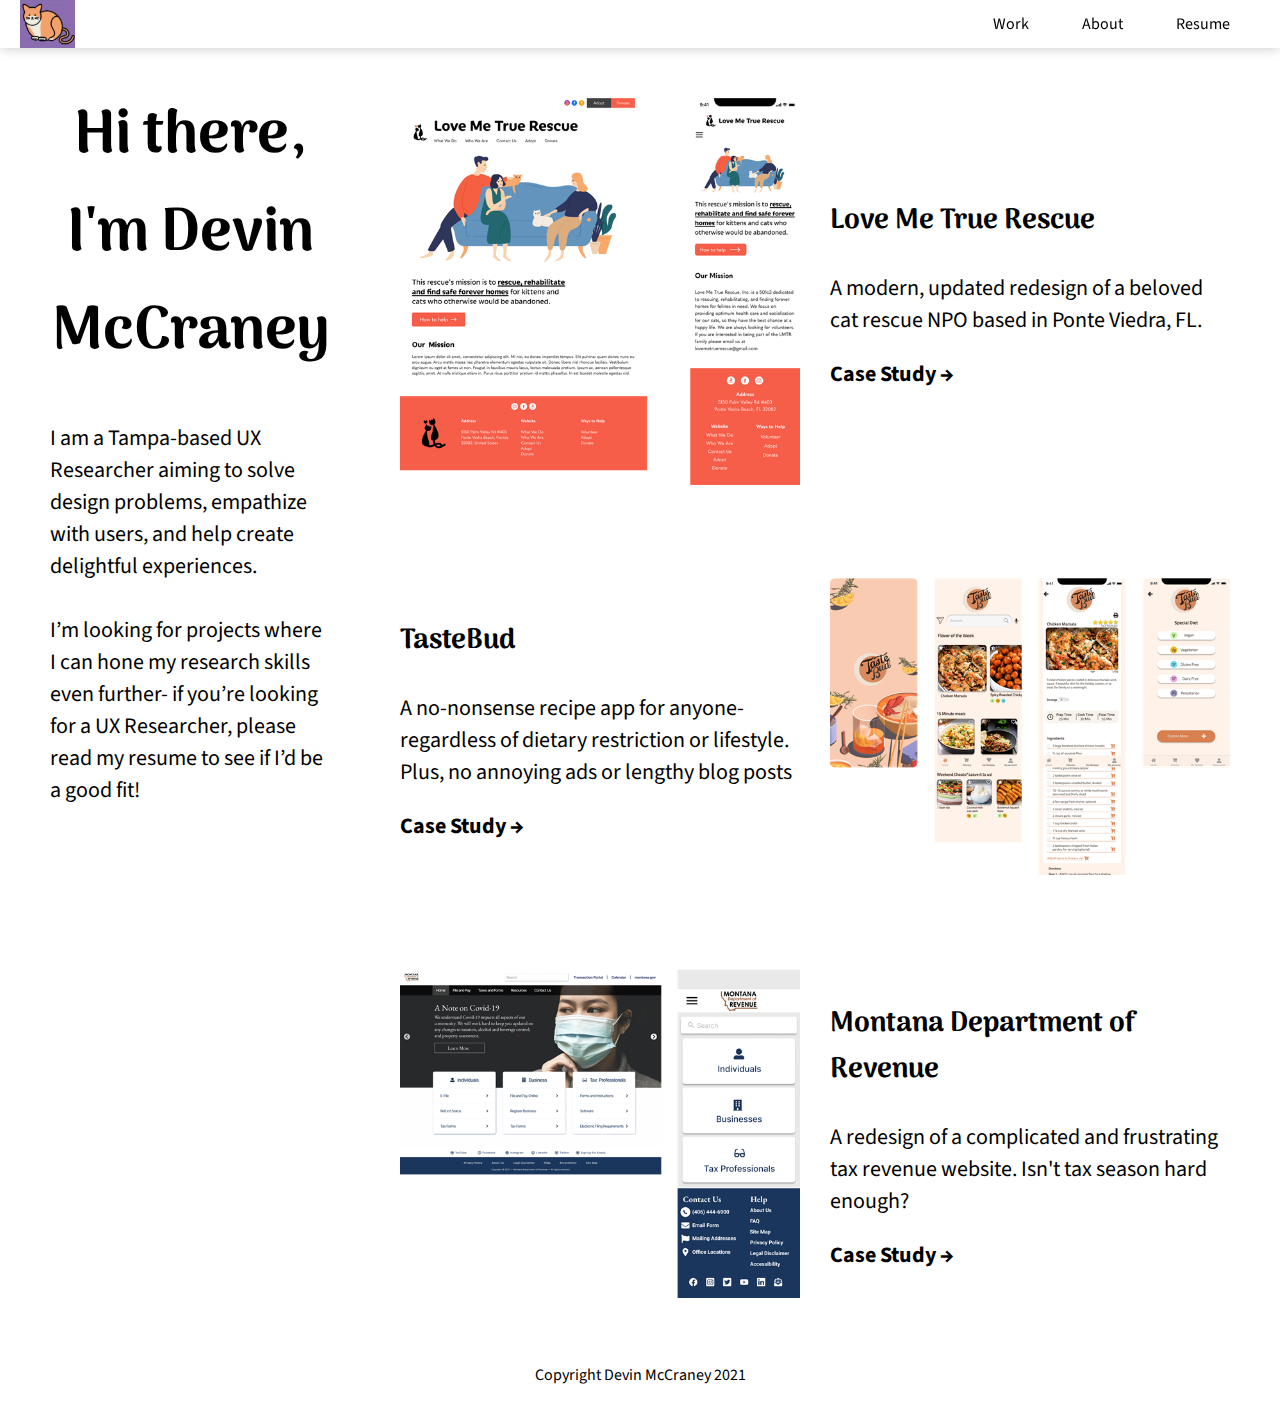
<file: index.html>
<!DOCTYPE html>
<html>
    <head>
        <meta charset="utf-8">
        <meta name="viewport" content="width=device-width, initial-scale=1, shrink-to-fit=no">
        <link href="css/style.css" rel="stylesheet" type="text/css">
        <link rel="preconnect" href="https://fonts.googleapis.com">
        <link rel="preconnect" href="https://fonts.gstatic.com" crossorigin>
        <link href="https://fonts.googleapis.com/css2?family=Arima+Madurai:wght@100;200;300;400;500;700;800;900&display=swap" rel="stylesheet">
        <!-- font-family: 'Arima Madurai', cursive; -->
        <link rel="preconnect" href="https://fonts.googleapis.com">
        <link rel="preconnect" href="https://fonts.gstatic.com" crossorigin>
        <link href="https://fonts.googleapis.com/css2?family=Source+Sans+Pro:ital,wght@0,200;0,300;0,400;0,600;0,700;0,900;1,200;1,300;1,400;1,600;1,700;1,900&display=swap" rel="stylesheet">
        <!-- font-family: 'Source Sans Pro', sans-serif; -->
    </head>
    <body>
        <header class="navigation">
            <img src="images\logo.png" class="logo">
            <nav class="top-nav">
                <ul>
                    <li class="inline-block">Work</li>
                    <li class="inline-block"><a href="./skills.html">About</a></li>
                    <li class="inline-block">Resume</li>
                 </ul>
            </nav>
        </header>
    <section class="body">
        <div class="sidebar">
            <h1>Hi there, I'm Devin McCraney</h1>
            <p> I am a Tampa-based UX Researcher aiming to solve design problems, empathize with users, and help create delightful experiences.<br><br>

                I’m looking for projects where I can hone my research skills even further- if you’re looking for a UX Researcher, please read my resume to see if I’d be a good fit! </p>
        </div>
        <div class="projects">
            <div class="proj-1">
                <img class="project-image" src="images/LMTR- high fidelity homepage.png">
                <div class="project-text">
                <h3>Love Me True Rescue</h3>
                <p>A modern, updated redesign of a beloved cat rescue NPO based in Ponte Viedra, FL.</p>
                <p><b>Case Study &rarr;</b></p>
                </div>
            </div>
            <div class="proj-2">
                <img class="project-image" src="images\Tastebud- high fidelity wireframes 1.png">
                <div class="project-text">
                <h3>TasteBud</h3>
                <p>A no-nonsense recipe app for anyone- regardless of dietary restriction or lifestyle. Plus, no annoying ads or lengthy blog posts</p>
                <p><b>Case Study &rarr;</b></p>
                </div>
            </div>
            <div class="proj-3">
                <img class="project-image" src="images\MT- high fidelity homepages.png">
                <div class="project-text">
                <h3>Montana Department of Revenue</h3>
                <p>A redesign of a complicated and frustrating tax revenue website. Isn't tax season hard enough?</p>
                <p><b>Case Study &rarr;</b></p>
                </div>
            </div>
        </div>
    </section>
        <footer>
            <p>Copyright Devin McCraney 2021</p>
        </footer>
    </body>
</html>
</file>
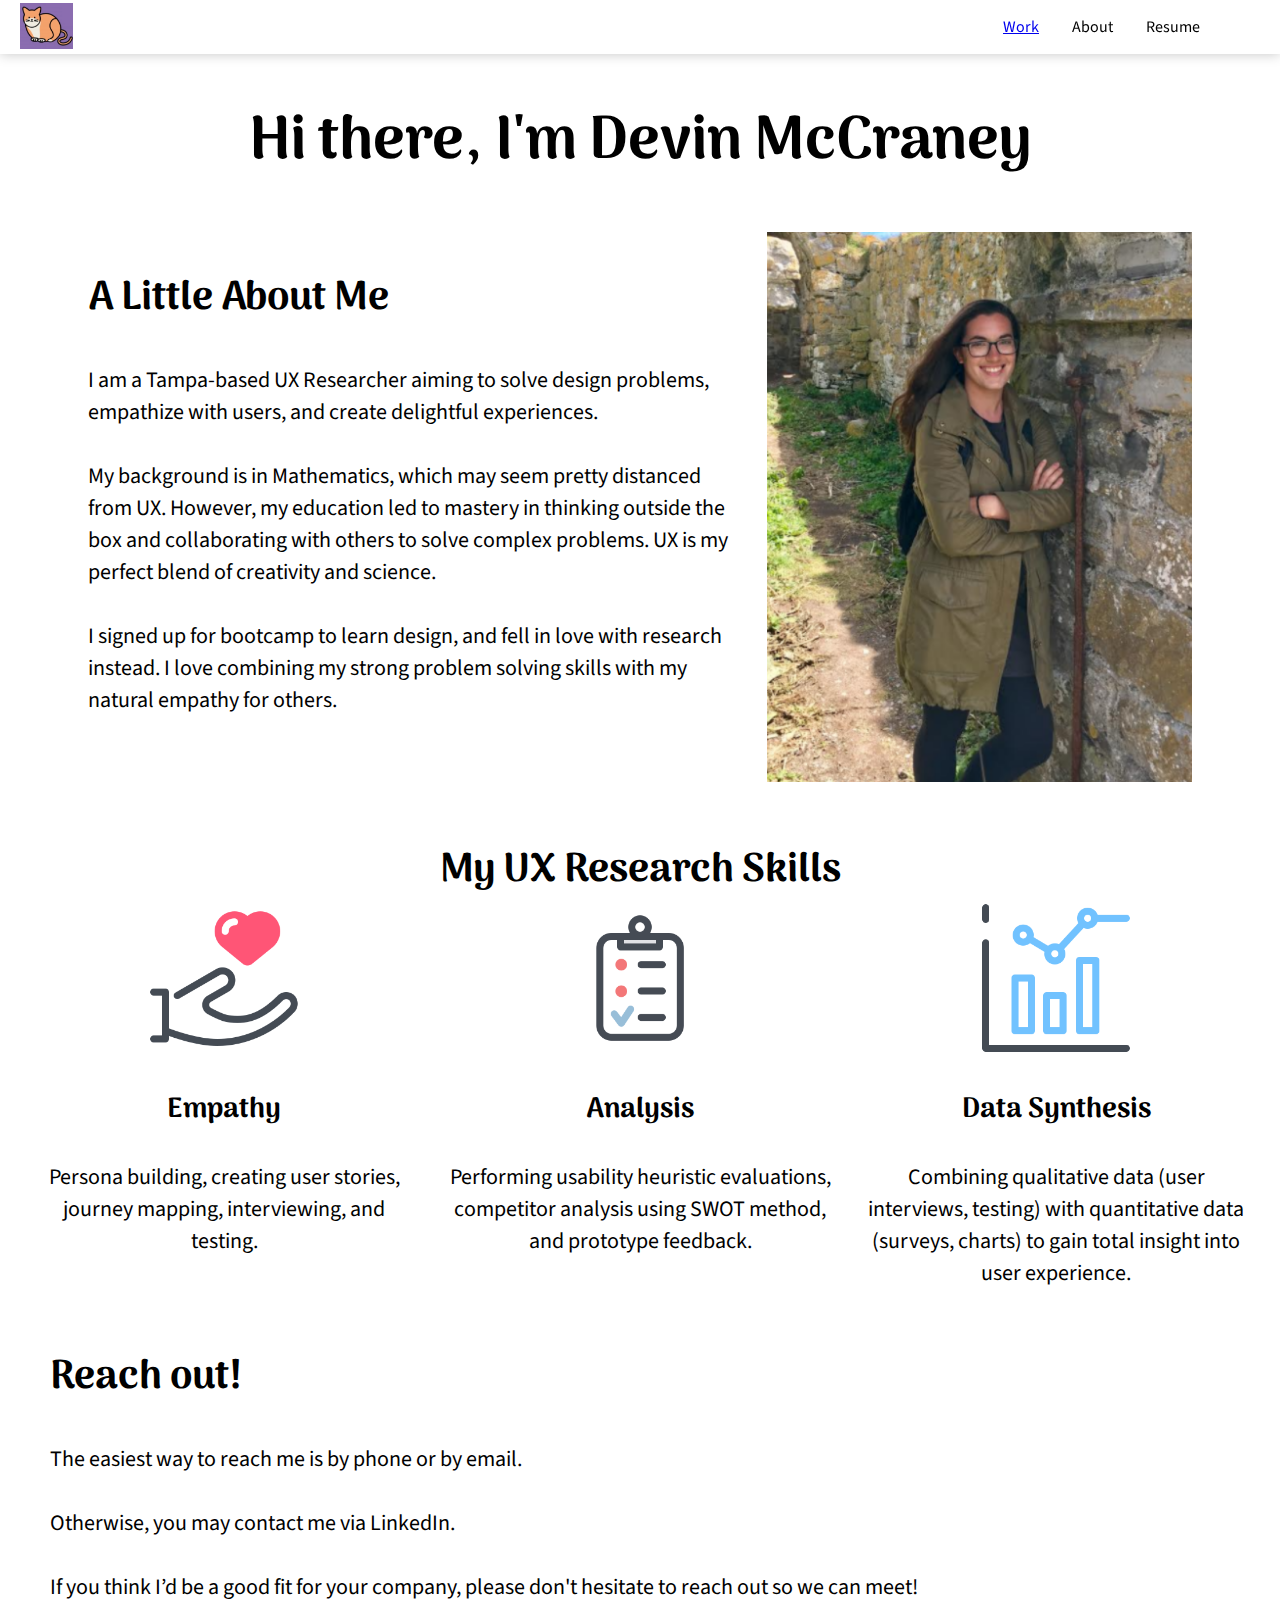
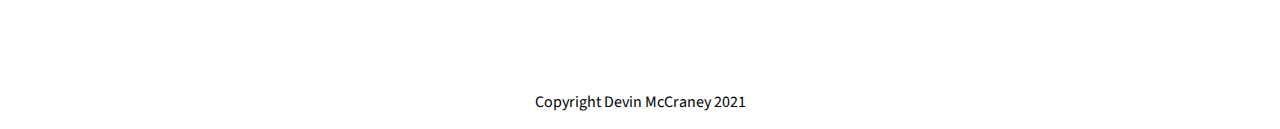
<file: skills.html>
<!DOCTYPE html>
<html>
    <head>
        <meta charset="utf-8">
        <meta name="viewport" content="width=device-width, initial-scale=1, shrink-to-fit=no">
        <link href="css/style.css" rel="stylesheet" type="text/css">
        <link rel="preconnect" href="https://fonts.googleapis.com">
        <link rel="preconnect" href="https://fonts.gstatic.com" crossorigin>
        <link href="https://fonts.googleapis.com/css2?family=Arima+Madurai:wght@100;200;300;400;500;700;800;900&display=swap" rel="stylesheet">
        <!-- font-family: 'Arima Madurai', cursive; -->
        <link rel="preconnect" href="https://fonts.googleapis.com">
        <link rel="preconnect" href="https://fonts.gstatic.com" crossorigin>
        <link href="https://fonts.googleapis.com/css2?family=Source+Sans+Pro:ital,wght@0,200;0,300;0,400;0,600;0,700;0,900;1,200;1,300;1,400;1,600;1,700;1,900&display=swap" rel="stylesheet">
        <!-- font-family: 'Source Sans Pro', sans-serif; -->
    </head>
    <body>
        <header class="navigation">
            <div class="inline-block logo">
                <img src="images\logo.png" style="width:53px;height:46px;">
            </div>
            <nav class="inline-block">
                <ul>
                   <li class="inline-block"><a href="./index.html">Work</a></li>
                   <li class="inline-block">About</li>
                   <li class="inline-block">Resume</li>
                </ul>
            </nav>
        </header>
        <h1>Hi there, I'm Devin McCraney</h1>
        <div class="aboutMe">
            <div class="aboutText">
                <h2>A Little About Me</h2>
                <p>I am a Tampa-based UX Researcher aiming to solve design problems, empathize with users, and create delightful experiences. 
                    <br><br>
                    My background is in Mathematics, which may seem pretty distanced from UX. However, my education led to mastery in thinking outside the box and collaborating with others to solve complex problems. UX is my perfect blend of creativity and science.
                    <br><br>
                    I signed up for bootcamp to learn design, and fell in love with research instead. I love combining my strong problem solving skills with my natural empathy for others. </p>
            </div>
            <div class="aboutPhoto">
                <img class="selfie" src=images\me.png style="width:425px;height:550px;">
            </div>
        </div>
        <section>
            <h2 class="skillTitle">My UX Research Skills</h2>
            <div class="skills">
                <div class="skill1">
                    <img class="skillIcons" src="images\empathy icon.png" style="width:150px; height:150px;">
                    <h3>Empathy</h3>
                    <p>Persona building, creating user stories, journey mapping, interviewing, and testing.</p>
                </div>
                <div class="skill2">
                    <img class="skillIcons" src="images\analysis icon.png" style="width:150px; height:150px;">
                    <h3>Analysis</h3>
                    <p>Performing usability heuristic evaluations, competitor analysis using SWOT method, and prototype feedback.</p>
                </div>
                <div class="skill3">
                    <img class="skillIcons" src="images\data icon.png" style="width:150px; height:150px;">
                    <h3>Data Synthesis</h3>
                    <p>Combining qualitative data (user interviews, testing) with quantitative data (surveys, charts) to gain total insight into user experience.</p>
                </div>
            </div>
        </section>
        <div class="contact">
            <h2>Reach out!</h2>
            <p>The easiest way to reach me is by phone or by email.
                <br><br>
                Otherwise, you may contact me via LinkedIn.
                <br><br>
                If you think I’d be a good fit for your company, please don't hesitate to reach out so we can meet! </p>
        </div>
        <footer>
            <p>Copyright Devin McCraney 2021</p>
        </footer>
    </body>
</html>
</file>
<file: css/style.css>
body{
    margin: 0;
    font-family: 'Source Sans Pro', sans-serif;
}


.inline-block{
    display:inline-block;
    vertical-align: top;
    padding-right:30px;
}

/* header */
header{
    font-family: 'Source Sans Pro', sans-serif;
    padding: 0px 20px;
    position: sticky;
    top: 0;
    background-color: white;
    box-shadow: 0px 0px 12px #c5c5c5;
}
.navigation{
    display: flex;
    align-items: center;
    justify-content: space-between;
}
.logo{
    height: 48px;
}
nav.top-nav ul{
    list-style-type: none; /* Remove bullets */
    padding: 0; /* Remove padding */
    margin: 0; /* Remove margins */
}
nav.top-nav ul li{
    display: inline-block;
}
nav.top-nav a{
    text-decoration: none;
    padding: 0px 20px;
    color: black;
}

/* content */
h1{
    font-family: 'Arima Madurai', cursive;
    font-size: 60px;
    text-align:center;
}

h2{
    font-family: 'Arima Madurai', cursive;
    font-size: 40px;
}

.aboutMe{
    display:flex;
    flex-direction: row;
    justify-content: space-evenly;
    padding-bottom:50px;
}

.aboutText{
    padding-left:50px;
    width:50%;
}

.aboutText p{
    font-family: 'Source Sans Pro', sans-serif;
    font-size:22px;
}

.aboutPhoto{
    padding-right:50px;
}

.skillTitle{
    margin:auto;
}

h3{
    font-family: 'Arima Madurai', cursive;
    font-size:28px;
}

.skills{
    display:flex;
    flex-direction: row;
    justify-content: space-evenly;
    text-align:center;
}

.skills p{
    font-family: 'Source Sans pro', sans-serif;
    font-size: 22px;
}

.skillTitle{
    text-align:center;
}

.body{
    display:flex;
    flex-direction: row;
    justify-content:space-between;
    padding-bottom: 50px;
}

.skill1{
    width:30%;
}

.skill2{
    width:30%;
}

.skill3{
    width: 30%;
}

.contact{
    padding-left:50px;
    padding-bottom:50px;
}

.contact p{
    font-family: 'Source Sans pro', sans-serif;
    font-size: 22px;
}

.sidebar{
    width:22%;
    padding-left:50px;
}

.sidebar p{
    font-family: 'Source Sans Pro', sans-serif;
    font-size: 22px;
}

.projects{
    display:flex;
    flex-direction: column;
    height:1200px;
    align-items: center;
    justify-content: space-between;
    padding-right:50px;
    padding-top:50px;
}

.project-image{
    width: 400px
}

.project-text{
    width:400px;
}

.proj-1 .project-text{
    padding-left:30px;
}

.proj-2 .project-text{
    padding-right:30px;
}

.proj-3 .project-text{
    padding-left:30px;
}

.proj-1, .proj-3{
    display:flex;
    flex-direction: row;
    align-items:center;
}

.proj-2{
    display:flex;
    flex-direction: row-reverse;
    align-items:center;
}

.projects p{
    font-family: 'Source Sans Pro', sans-serif;
    font-size: 22px;
}


footer{
    font-family: 'Source Sans Pro', sans-serif;
    font-size: 16px;
    text-align:center;
}

@media only screen and (max-width: 600px){

    .aboutMe{
        flex-direction: column;
    }

    .aboutText{
        width: 100%;
        padding-left:0px;
    }

    .skills{
        flex-direction: column;
    }

    .skill1{
        width:100%;
    }
    
    .skill2{
        width:100%;
    }
    
    .skill3{
        width: 100%;
    }
}
</file>
